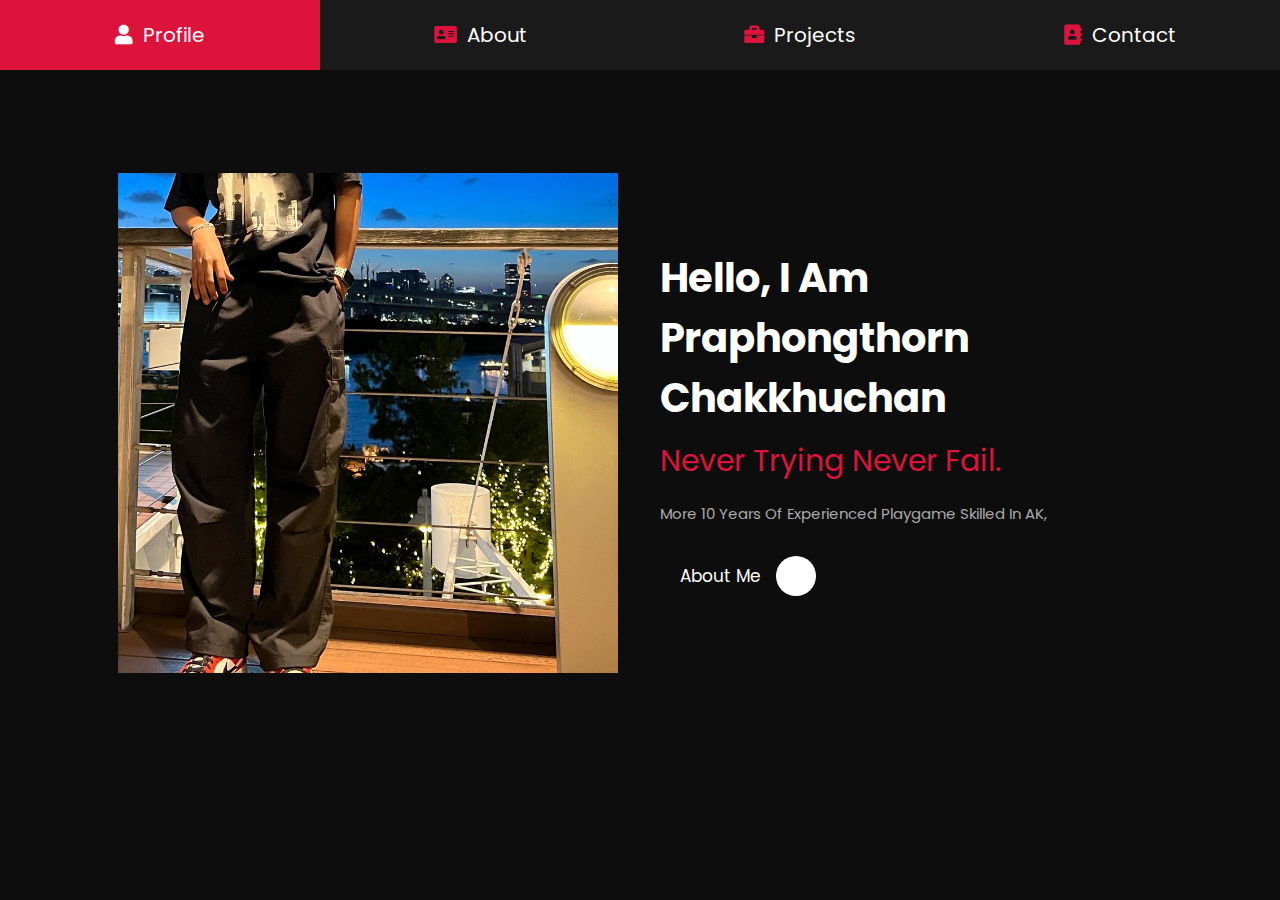
<file: index.html>
<!DOCTYPE html>
<html lang="en">
<head>
    <meta charset="UTF-8">
    <meta http-equiv="X-UA-Compatible" content="IE=edge">
    <meta name="viewport" content="width=device-width, initial-scale=1.0">
    <title>Praphongthorn Chakkhuchan</title>

    <!-- font awesome cdn link  -->
    <link rel="stylesheet" href="https://cdnjs.cloudflare.com/ajax/libs/font-awesome/5.15.4/css/all.min.css">

    <!-- custom css file link  -->
    <link rel="stylesheet" href="css/style.css">

</head>
<body>
    
<!-- navbar section starts  -->

<nav class="navbar">
    <a href="index.html" class="active"> <i class="fas fa-user"></i> <span>profile</span> </a>
    <a href="about.html"> <i class="fas fa-address-card"></i> <span>about</span> </a>
    <a href="projects.html"> <i class="fas fa-briefcase"></i> <span>projects</span> </a>
    <a href="contact.html"> <i class="fas fa-address-book"></i> <span>contact</span> </a>
</nav>

<!-- navbar section ends -->

<!-- home section starts  -->

<section class="home">

    <div class="image">
        <img src="images/401E1A05-FD65-4CD8-A118-8415580A7DEE_1_105_c.jpeg" alt="">
    </div>

    <div class="content">
        <h3>Hello, i am Praphongthorn Chakkhuchan</h3>
        <span>Never trying Never fail.</span>
        <p>More 10 Years of Experienced playgame Skilled in AK,</p>
        <a href="about.html" class="btn"> about me <i class="fas fa-user"></i> </a>
    </div>

</section>

<!-- home section ends -->

</body>
</html>
</file>
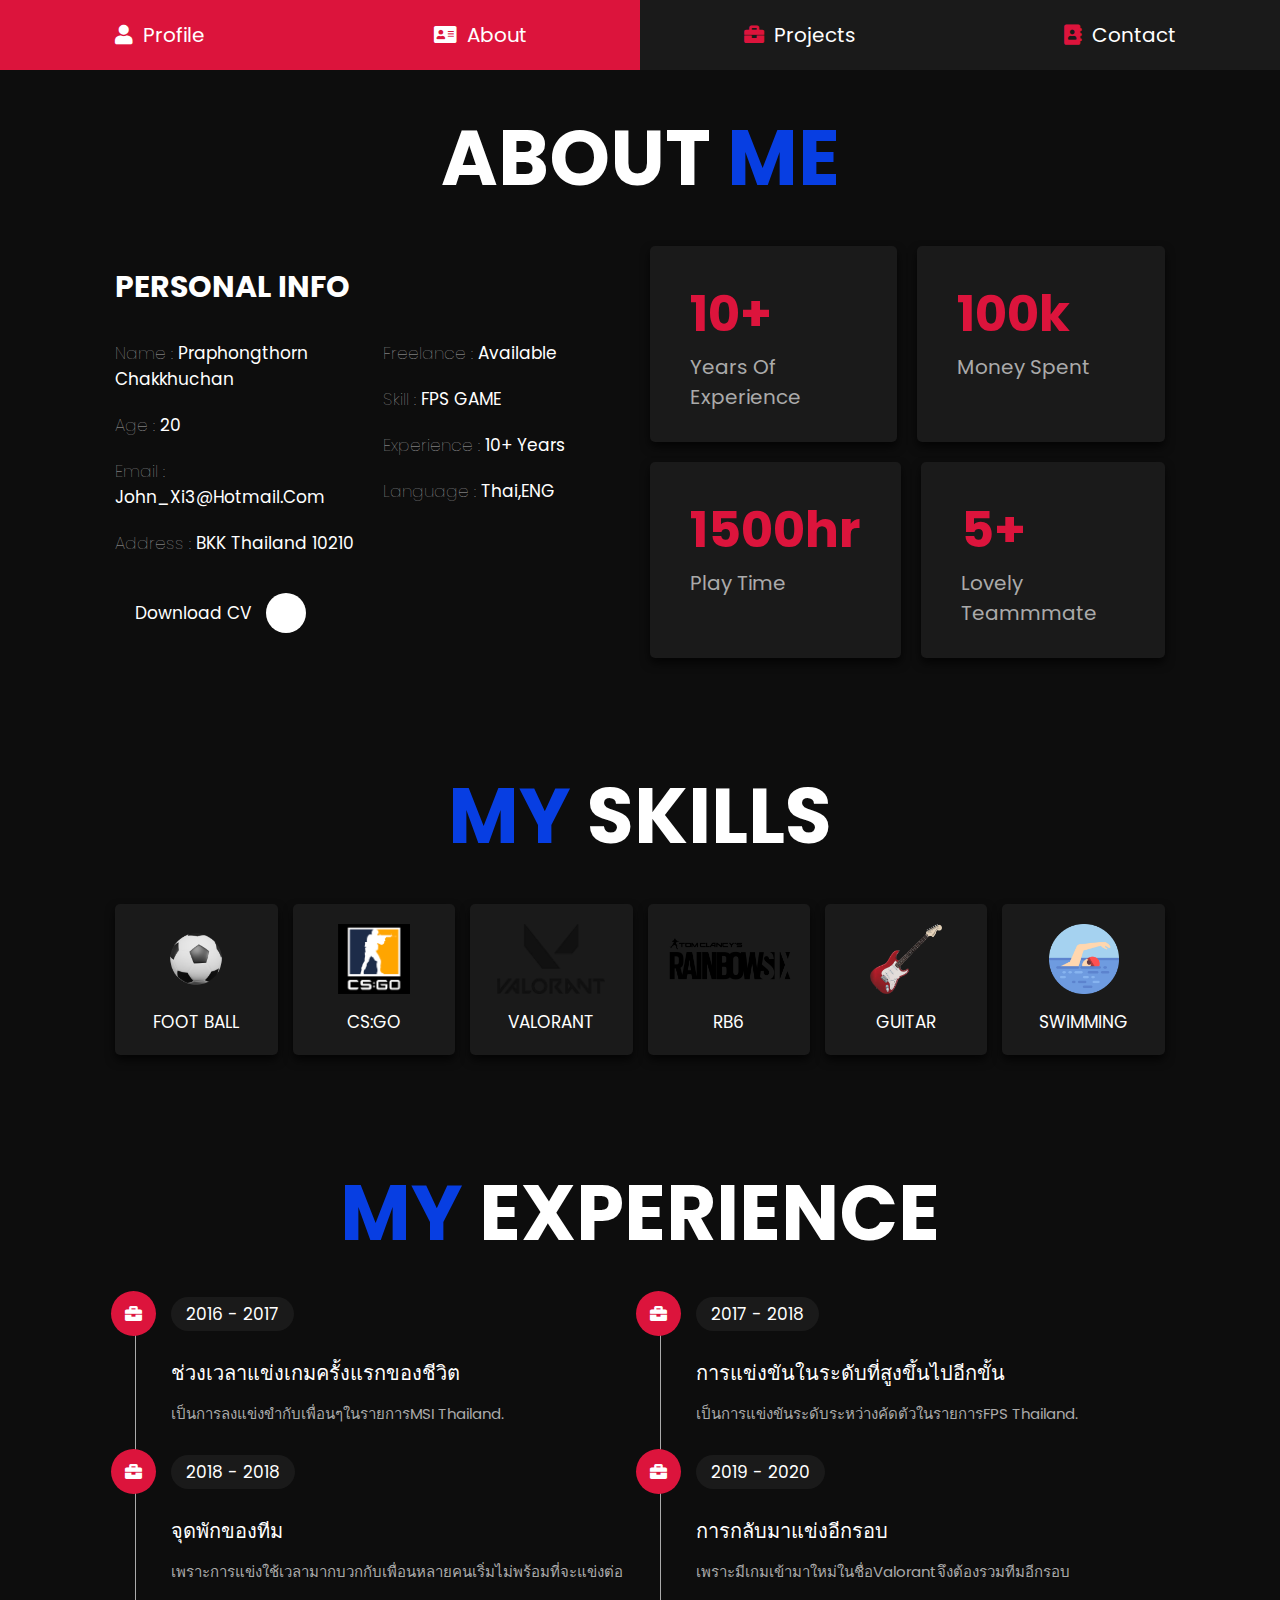
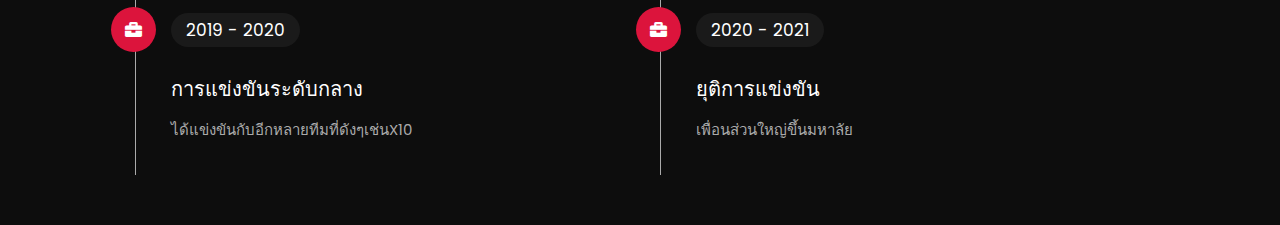
<file: about.html>
<!DOCTYPE html>
<html lang="en">

<head>
    <meta charset="UTF-8">
    <meta http-equiv="X-UA-Compatible" content="IE=edge">
    <meta name="viewport" content="width=device-width, initial-scale=1.0">
    <title>About - Praphongthorn Chakkhuchan</title>

    <!-- font awesome cdn link  -->
    <link rel="stylesheet" href="https://cdnjs.cloudflare.com/ajax/libs/font-awesome/5.15.4/css/all.min.css">

    <!-- custom css file link  -->
    <link rel="stylesheet" href="css/style.css">

</head>

<body>

    <!-- navbar section starts  -->

    <nav class="navbar">
        <a href="index.html"> <i class="fas fa-user"></i> <span>profile</span> </a>
        <a href="about.html" class="active"> <i class="fas fa-address-card"></i> <span>about</span> </a>
        <a href="projects.html"> <i class="fas fa-briefcase"></i> <span>projects</span> </a>
        <a href="contact.html"> <i class="fas fa-address-book"></i> <span>contact</span> </a>
    </nav>

    <!-- navbar section ends -->

    <!-- about section starts  -->

    <section class="about">

        <h1 class="heading"> about <span>me</span> </h1>

        <div class="row">

            <div class="info-container">

                <h1>personal info</h1>

                <div class="box-container">

                    <div class="box">
                        <h3> <span>name : </span> Praphongthorn Chakkhuchan </h3>
                        <h3> <span>age : </span> 20 </h3>
                        <h3> <span>email : </span> John_Xi3@hotmail.com </h3>
                        <h3> <span>address : </span> BKK Thailand 10210 </h3>
                    </div>

                    <div class="box">
                        <h3> <span>freelance : </span> available </h3>
                        <h3> <span>skill : </span> FPS GAME </h3>
                        <h3> <span>experience : </span> 10+ years </h3>
                        <h3> <span>language : </span> Thai,ENG </h3>
                    </div>

                </div>

                <a href="/profilewithcss/files/resume.pdf" class="btn"> download CV <i class="fas fa-download"></i> </a>

            </div>

            <div class="count-container">

                <div class="box">
                    <h3>10+</h3>
                    <p>years of experience</p>
                </div>

                <div class="box">
                    <h3>100k</h3>
                    <p>Money spent</p>
                </div>

                <div class="box">
                    <h3>1500hr</h3>
                    <p>Play time</p>
                </div>

                <div class="box">
                    <h3>5+</h3>
                    <p>lovely teammmate</p>
                </div>

            </div>

        </div>

    </section>

    <!-- about section ends -->

    <!-- skills section starts  -->

    <section class="skills">

        <h1 class="heading"> <span>my</span> skills </h1>

        <div class="box-container">
            <div class="box">
                <img src="images/3d-render-football-isolated-on-transparent-background-png.webp">
                <h3>foot ball</h3>
            </div>
            <div class="box">
                <img src="images/csgo-logo-CAA0A4D48A-seeklogo.com.png">
                <h3>cs:go</h3>
            </div>
            <div class="box">
                <img src="images/5-valorant-logo-PNG-betterstudio.com_.webp">
                <h3>Valorant</h3>
            </div>
            <div class="box">
                <img src="images/Rainbow-Six-Logo.png">
                <h3>RB6</h3>
            </div>
            <div class="box">
                <img src="images/5c9f71b2e196ccf71e72eb88b9f75be8.png">
                <h3>guitar</h3>
            </div>
            <div class="box">
                <img src="images/186192.png">
                <h3>Swimming</h3>
            </div>
        </div>

    </section>

    <!-- skills section ends -->

    <!-- education section starts  -->

    <section class="education">

        <h1 class="heading"> <span>my</span> experience </h1>

        <div class="box-container">

            <div class="box">
                <i class="fas fa-briefcase"></i>
                <span>2016 - 2017</span>
                <h3>ช่วงเวลาแข่งเกมครั้งแรกของชีวิต</h3>
                <p>เป็นการลงแข่งขำกับเพื่อนๆในรายการMSI thailand.</p>
            </div>

            <div class="box">
                <i class="fas fa-briefcase"></i>
                <span>2017 - 2018</span>
                <h3>การแข่งขันในระดับที่สูงขึ้นไปอีกขั้น</h3>
                <p>เป็นการแข่งขันระดับระหว่างคัดตัวในรายการFPS thailand.</p>
            </div>

            <div class="box">
                <i class="fas fa-briefcase"></i>
                <span>2018 - 2018</span>
                <h3>จุดพักของทีม</h3>
                <p>เพราะการแข่งใช้เวลามากบวกกับเพื่อนหลายคนเริ่มไม่พร้อมที่จะแข่งต่อ
                </p>
            </div>

            <div class="box">
                <i class="fas fa-briefcase"></i>
                <span>2019 - 2020</span>
                <h3>การกลับมาแข่งอีกรอบ</h3>
                <p>เพราะมีเกมเข้ามาใหม่ในชื่อValorantจึงต้องรวมทีมอีกรอบ</p>
            </div>

            <div class="box">
                <i class="fas fa-briefcase"></i>
                <span>2019 - 2020</span>
                <h3>การแข่งขันระดับกลาง</h3>
                <p>ได้แข่งขันกับอีกหลายทีมที่ดังๆเช่นX10</p>
            </div>

            <div class="box">
                <i class="fas fa-briefcase"></i>
                <span>2020 - 2021</span>
                <h3>ยุติการแข่งขัน</h3>
                <p>เพื่อนส่วนใหญ่ขึ้นมหาลัย</p>
            </div>

        </div>

    </section>

    <!-- education section ends -->

</body>

</html>
</file>
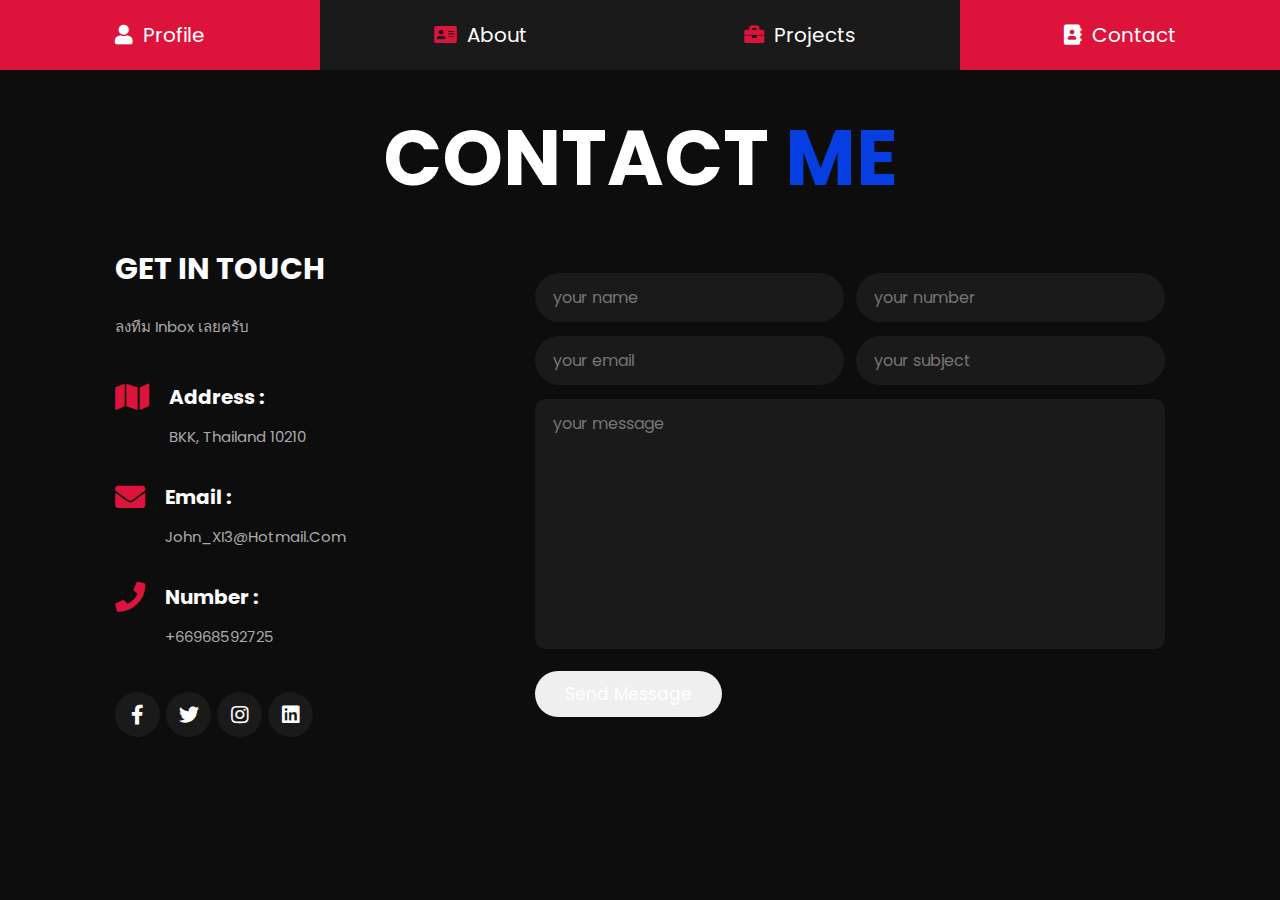
<file: contact.html>
<!DOCTYPE html>
<html lang="en">
<head>
    <meta charset="UTF-8">
    <meta http-equiv="X-UA-Compatible" content="IE=edge">
    <meta name="viewport" content="width=device-width, initial-scale=1.0">
    <title>Contact - Praphongthorn Profile</title>

    <!-- font awesome cdn link  -->
    <link rel="stylesheet" href="https://cdnjs.cloudflare.com/ajax/libs/font-awesome/5.15.4/css/all.min.css">

    <!-- custom css file link  -->
    <link rel="stylesheet" href="css/style.css">

</head>
<body>
    
<!-- navbar section starts  -->

<nav class="navbar">
    <a href="index.html"> <i class="fas fa-user"></i> <span>profile</span> </a>
    <a href="about.html"> <i class="fas fa-address-card"></i> <span>about</span> </a>
    <a href="projects.html"> <i class="fas fa-briefcase"></i> <span>projects</span> </a>
    <a href="contact.html" class="active"> <i class="fas fa-address-book"></i> <span>contact</span> </a>
</nav>

<!-- navbar section ends -->

<!-- contact section starts  -->

<section class="contact">

<h1 class="heading"> contact <span>me</span> </h1>

<div class="row">

    <div class="info-container">

        <h1>get in touch</h1>

        <p>ลงทีม inbox เลยครับ</p>

        <div class="box-container">

            <div class="box">
                <i class="fas fa-map"></i>
                <div class="info">
                    <h3>address :</h3>
                    <p>BKK, Thailand 10210</p>
                </div>
            </div>

            <div class="box">
                <i class="fas fa-envelope"></i>
                <div class="info">
                    <h3>email :</h3>
                    <p>John_XI3@hotmail.com</p>
                </div>
            </div>

            <div class="box">
                <i class="fas fa-phone"></i>
                <div class="info">
                    <h3>number :</h3>
                    <p>+66968592725</p>
                </div>
            </div>

        </div>

        <div class="share">
            <a href="#" class="fab fa-facebook-f"></a>
            <a href="#" class="fab fa-twitter"></a>
            <a href="#" class="fab fa-instagram"></a>
            <a href="#" class="fab fa-linkedin"></a>
        </div>

    </div>

    <form action="">

        <div class="inputBox">
            <input type="text" placeholder="your name">
            <input type="number" placeholder="your number">
        </div>

        <div class="inputBox">
            <input type="email" placeholder="your email">
            <input type="text" placeholder="your subject">
        </div>

        <textarea name="" placeholder="your message" id="" cols="30" rows="10"></textarea>

        <input type="submit" value="send message" class="btn">

    </form>

</div>

</section>

<!-- contact section ends -->

</body>
</html>
</file>
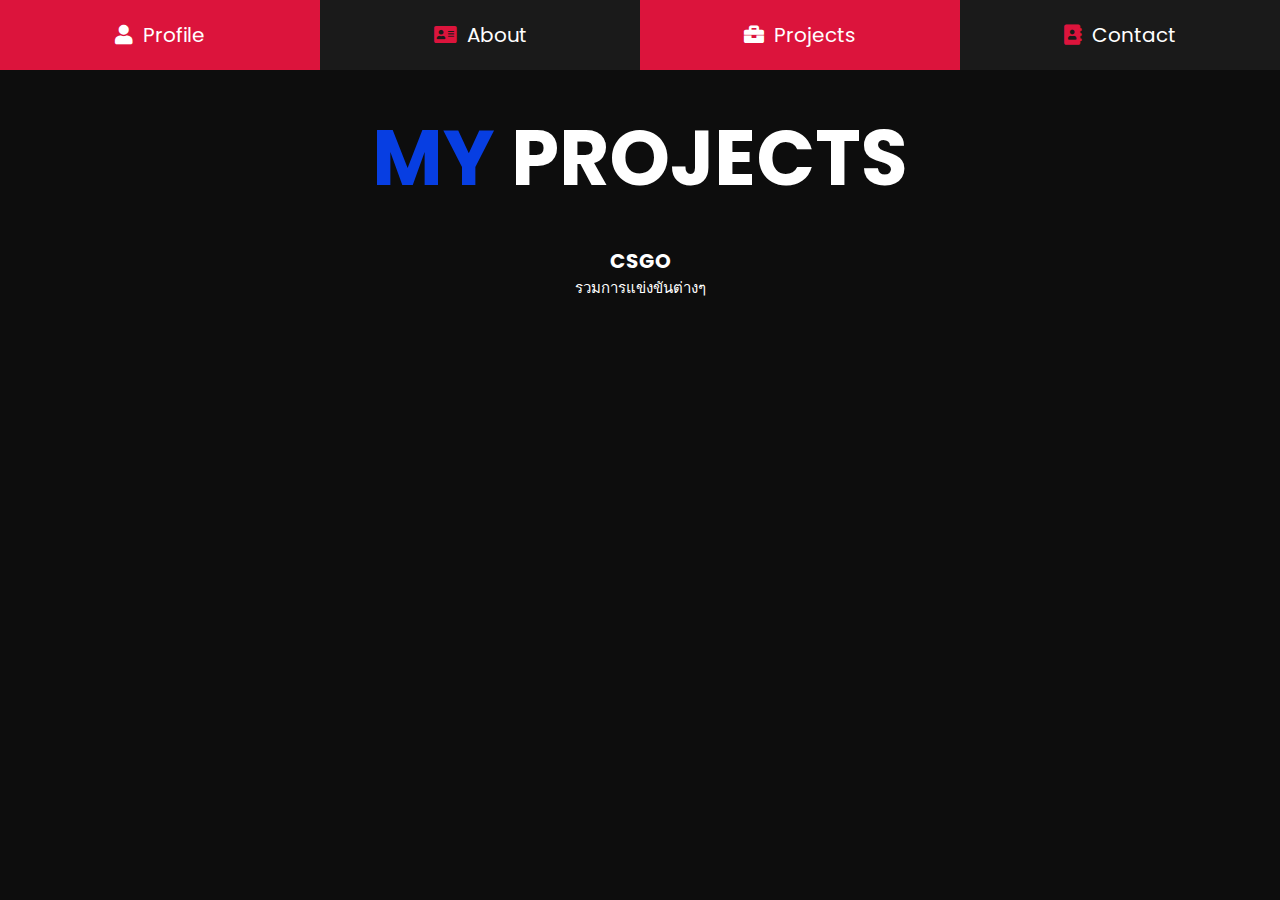
<file: projects.html>
<!DOCTYPE html>
<html lang="en">

<head>
    <meta charset="UTF-8">
    <meta http-equiv="X-UA-Compatible" content="IE=edge">
    <meta name="viewport" content="width=device-width, initial-scale=1.0">
    <title>Projects - John Profile</title>

    <!-- font awesome cdn link  -->
    <link rel="stylesheet" href="https://cdnjs.cloudflare.com/ajax/libs/font-awesome/5.15.4/css/all.min.css">

    <!-- custom css file link  -->
    <link rel="stylesheet" href="css/style.css">

</head>

<body>

    <!-- navbar section starts  -->

    <nav class="navbar">
        <a href="index.html"> <i class="fas fa-user"></i> <span>profile</span> </a>
        <a href="about.html"> <i class="fas fa-address-card"></i> <span>about</span> </a>
        <a href="projects.html" class="active"> <i class="fas fa-briefcase"></i> <span>projects</span> </a>
        <a href="contact.html"> <i class="fas fa-address-book"></i> <span>contact</span> </a>
    </nav>

    <!-- navbar section ends -->

    <!-- projects section starts  -->

    <section class="projects">
        <h1 class="heading"> <span>my</span> projects </h1>
        <h3>CSGO</h3>
        <p>รวมการแข่งขันต่างๆ</p>
        <div class="box-container">
            <iframe width="720" height="405" src="https://www.youtube.com/embed/Lr13A_mMRV0?si=oeiTTi-n43Frnwy1"
                title="YouTube video player" frameborder="0" allow="accelerometer; autoplay; clipboard-write; encrypted-media; 
            gyroscope; picture-in-picture" allowfullscreen></iframe>
        </div>
    </section>

    <!-- projects section ends -->

</body>

</html>
</file>
<file: css/style.css>
@import url("https://fonts.googleapis.com/css2?family=Poppins:wght@100;300;400;500;600;700&display=swap");

* {
  font-family: 'Poppins', sans-serif;
  margin: 0;
  padding: 0;
  -webkit-box-sizing: border-box;
  box-sizing: border-box;
  text-decoration: none;
  outline: none;
  border: none;
  text-transform: capitalize;
}

html {
  font-size: 62.5%;
  overflow-x: hidden;
}

body {
  background: #0d0d0d;
  padding-top: 5rem;
}

section {
  padding: 5rem 9%;
}

.heading {
  text-align: center;
  font-size: 6vw;
  color: #fff;
  margin-bottom: 3rem;
  text-transform: uppercase;
}

.heading span {
  text-transform: uppercase;
  color: rgb(7, 62, 226);
}

.btn {
  display: inline-block;
  margin-top: 1rem;
  border-radius: 5rem;
  background: gb(7, 62, 226);
  padding: .7rem;
  font-size: 1.7rem;
  color: #fff;
  padding-left: 2rem;
}

.btn i {
  height: 4rem;
  width: 4rem;
  line-height: 4rem;
  font-size: 1.7rem;
  text-align: center;
  background: #fff;
  color: cgb(7, 62, 226)rimson;
  border-radius: 50%;
  margin-left: 1rem;
  -webkit-transition: .2s linear;
  transition: .2s linear;
}

.btn:hover i {
  margin-left: 2rem;
}

.navbar {
  position: fixed;
  top: 0;
  left: 0;
  right: 0;
  display: -webkit-box;
  display: -ms-flexbox;
  display: flex;
  z-index: 1000;
  -webkit-box-align: end;
  -ms-flex-align: end;
  align-items: flex-end;
}

.navbar a {
  padding: 2rem;
  font-size: 2rem;
  background: #1a1a1a;
  -webkit-box-flex: 1;
  -ms-flex: 1;
  flex: 1;
  color: #fff;
  text-align: center;
  -webkit-transition: .2s linear;
  transition: .2s linear;
}

.navbar a i {
  color: crimson;
  padding-right: .5rem;
}

.navbar a:hover {
  background: crimson;
}

.navbar .active {
  background: crimson;
}

.navbar .active i {
  color: #fff;
}

.navbar a:hover i {
  color: #fff;
}

.home {
  display: -webkit-box;
  display: -ms-flexbox;
  display: flex;
  -webkit-box-align: center;
  -ms-flex-align: center;
  align-items: center;
  -ms-flex-wrap: wrap;
  flex-wrap: wrap;
  gap: 4rem;
  min-height: calc(100vh - 15rem);
}

.home .image {
  -webkit-box-flex: 1;
  -ms-flex: 1 1 42rem;
  flex: 1 1 42rem;
  text-align: center;
}

.home .image img {
  height: 50rem;
  width: 50rem;
  /* border-radius: 30% 70% 70% 30% / 30% 30% 70% 70%; */
}

.home .content {
  -webkit-box-flex: 1;
  -ms-flex: 1 1 42rem;
  flex: 1 1 42rem;
}

.home .content h3 {
  color: #fff;
  font-size: 4rem;
  padding-bottom: .5rem;
}

.home .content span {
  font-size: 3rem;
  color: crimson;
  padding: .5rem 0;
  display: block;
}

.home .content p {
  font-size: 1.5rem;
  color: #aaa;
  padding: 1rem 0;
  line-height: 2;
}

.about .row {
  display: -webkit-box;
  display: -ms-flexbox;
  display: flex;
  -webkit-box-align: center;
  -ms-flex-align: center;
  align-items: center;
  -ms-flex-wrap: wrap;
  flex-wrap: wrap;
  gap: 2rem;
}

.about .row .info-container {
  -webkit-box-flex: 1;
  -ms-flex: 1 1 42rem;
  flex: 1 1 42rem;
}

.about .row .info-container h1 {
  font-size: 3rem;
  color: #fff;
  text-transform: uppercase;
  padding-bottom: 1rem;
}

.about .row .info-container .box-container {
  padding: 1rem 0;
  display: -webkit-box;
  display: -ms-flexbox;
  display: flex;
  -ms-flex-wrap: wrap;
  flex-wrap: wrap;
  gap: 2rem;
}

.about .row .info-container .box-container .box {
  -webkit-box-flex: 1;
  -ms-flex: 1 1 20rem;
  flex: 1 1 20rem;
}

.about .row .info-container .box-container .box h3 {
  font-size: 1.7rem;
  color: #fff;
  padding: 1rem 0;
  font-weight: normal;
}

.about .row .info-container .box-container .box h3 span {
  color: #aaa;
  font-weight: lighter;
}

.about .row .count-container {
  -webkit-box-flex: 1;
  -ms-flex: 1 1 42rem;
  flex: 1 1 42rem;
  display: -webkit-box;
  display: -ms-flexbox;
  display: flex;
  -ms-flex-wrap: wrap;
  flex-wrap: wrap;
  gap: 2rem;
}

.about .row .count-container .box {
  -webkit-box-flex: 1;
  -ms-flex: 1 1 20rem;
  flex: 1 1 20rem;
  padding: 3rem 4rem;
  border-radius: .5rem;
  background: #1a1a1a;
  -webkit-box-shadow: 0 0.5rem 1rem rgba(0, 0, 0, 0.7);
  box-shadow: 0 0.5rem 1rem rgba(0, 0, 0, 0.7);
}

.about .row .count-container .box h3 {
  font-size: 5rem;
  color: crimson;
}

.about .row .count-container .box p {
  font-size: 2rem;
  color: #aaa;
}

.skills .box-container {
  display: -ms-grid;
  display: grid;
  -ms-grid-columns: (minmax(16rem, 1fr))[auto-fit];
  grid-template-columns: repeat(auto-fit, minmax(16rem, 1fr));
  gap: 1.5rem;
}

.skills .box-container .box {
  padding: 2rem;
  text-align: center;
  -webkit-box-shadow: 0 0.5rem 1rem rgba(0, 0, 0, 0.7);
  box-shadow: 0 0.5rem 1rem rgba(0, 0, 0, 0.7);
  border-radius: .5rem;
  background: #1a1a1a;
}

.skills .box-container .box:hover {
  background: #fff;
}

.skills .box-container .box:hover h3 {
  color: #0d0d0d;
}

.skills .box-container .box img {
  height: 7rem;
  margin-bottom: 1rem;
}

.skills .box-container .box h3 {
  color: #fff;
  font-size: 1.7rem;
  font-weight: normal;
  text-transform: uppercase;
}

.education .box-container {
  display: -webkit-box;
  display: -ms-flexbox;
  display: flex;
  -ms-flex-wrap: wrap;
  flex-wrap: wrap;
}

.education .box-container .box {
  -webkit-box-flex: 1;
  -ms-flex: 1 1 40rem;
  flex: 1 1 40rem;
  margin-left: 2rem;
  padding-top: 0;
  padding-bottom: 0;
  padding-left: 3.5rem;
  padding-bottom: 3rem;
  border-left: 0.1rem solid #aaa;
  position: relative;
}

.education .box-container .box i {
  height: 4.5rem;
  width: 4.5rem;
  line-height: 4.5rem;
  font-size: 1.7rem;
  border-radius: 50%;
  background: crimson;
  color: #fff;
  text-align: center;
  position: absolute;
  top: -1rem;
  left: -2.5rem;
}

.education .box-container .box span {
  font-size: 1.7rem;
  color: #fff;
  border-radius: 5rem;
  padding: .5rem 1.5rem;
  background: #1a1a1a;
}

.education .box-container .box h3 {
  font-size: 2rem;
  padding: 1rem 0;
  color: #fff;
  padding-top: 3rem;
  font-weight: normal;
}

.education .box-container .box p {
  font-size: 1.5rem;
  color: #aaa;
  line-height: 2;
}

.projects {
  text-align: center;
}

.projects .box-container {
  display: -ms-grid;
  display: grid;
  -ms-grid-columns: (minmax(31rem, 1fr))[auto-fit];
  grid-template-columns: repeat(auto-fit, minmax(31rem, 1fr));
  gap: 1.5rem;
  margin-bottom: 2rem;
  justify-items: center;
}

.projects .box-container .box {
  height: 30rem;
  overflow: hidden;
  position: relative;
}

.projects h3 {
  color: #fff;
  font-size: 2rem;
}

.projects p {
  color: #fff;
  font-size: 1.5rem;
  margin-bottom: 5rem;
}

.projects .box-container .box:hover .content {
  -webkit-transform: translateY(0%);
  transform: translateY(0%);
}

.projects .box-container .box img {
  height: 100%;
  width: 100%;
  -o-object-fit: cover;
  object-fit: cover;
}

.projects .box-container .box .content {
  position: absolute;
  top: 0;
  left: 0;
  height: 100%;
  width: 100%;
  background: #1a1a1a;
  display: -webkit-box;
  display: -ms-flexbox;
  display: flex;
  -webkit-box-orient: vertical;
  -webkit-box-direction: normal;
  -ms-flex-flow: column;
  flex-flow: column;
  -webkit-box-align: center;
  -ms-flex-align: center;
  align-items: center;
  -webkit-box-pack: center;
  -ms-flex-pack: center;
  justify-content: center;
  padding: 2rem;
  -webkit-transform: translateY(-100%);
  transform: translateY(-100%);
  -webkit-transition: .2s linear;
  transition: .2s linear;
}

.projects .box-container .box .content h3 {
  font-size: 2.5rem;
  color: #fff;
  text-transform: uppercase;
  font-weight: normal;
}

.projects .box-container .box .content p {
  padding: 1rem 0;
  font-size: 1.5rem;
  line-height: 2;
  color: #aaa;
}

.projects .box-container .box .content a {
  font-size: 2rem;
  color: crimson;
}

.projects .box-container .box .content a:hover {
  color: #fff;
}

.contact .row {
  display: -webkit-box;
  display: -ms-flexbox;
  display: flex;
  -webkit-box-align: center;
  -ms-flex-align: center;
  align-items: center;
  -ms-flex-wrap: wrap;
  flex-wrap: wrap;
  gap: 2rem;
}

.contact .row .info-container {
  width: 40rem;
}

.contact .row .info-container h1 {
  font-size: 3rem;
  text-transform: uppercase;
  color: #fff;
  padding-bottom: 1rem;
}

.contact .row .info-container p {
  font-size: 1.5rem;
  line-height: 2;
  color: #aaa;
  padding: 1rem 0;
}

.contact .row .info-container .box-container {
  padding: 2rem 0;
}

.contact .row .info-container .box-container .box {
  display: -webkit-box;
  display: -ms-flexbox;
  display: flex;
  gap: 2rem;
  padding: 1rem 0;
}

.contact .row .info-container .box-container .box i {
  font-size: 3rem;
  color: crimson;
}

.contact .row .info-container .box-container .box h3 {
  font-size: 2rem;
  color: #fff;
}

.contact .row .info-container .share a {
  font-size: 2rem;
  height: 4.5rem;
  width: 4.5rem;
  line-height: 4.5rem;
  border-radius: 50%;
  background: #1a1a1a;
  color: #fff;
  text-align: center;
  margin-right: .3rem;
}

.contact .row .info-container .share a:hover {
  background: crimson;
}

.contact .row form {
  -webkit-box-flex: 1;
  -ms-flex: 1 1 42rem;
  flex: 1 1 42rem;
}

.contact .row form .inputBox {
  display: -webkit-box;
  display: -ms-flexbox;
  display: flex;
  -ms-flex-wrap: wrap;
  flex-wrap: wrap;
  -webkit-box-pack: justify;
  -ms-flex-pack: justify;
  justify-content: space-between;
}

.contact .row form .inputBox input {
  width: 49%;
}

.contact .row form .inputBox input,
.contact .row form textarea {
  border-radius: 5rem;
  padding: 1.2rem 1.8rem;
  font-size: 1.6rem;
  color: #fff;
  text-transform: none;
  margin: .7rem 0;
  background: #1a1a1a;
}

.contact .row form textarea {
  width: 100%;
  border-radius: 1rem;
  resize: none;
  height: 25rem;
}

.contact .row form .btn {
  padding: 1rem 3rem;
  cursor: pointer;
}

.contact .row form .btn:hover {
  background: #fff;
  color: #0d0d0d;
}

@media (max-width: 1200px) {
  html {
    font-size: 55%;
  }

  section {
    padding: 3rem 2rem;
  }
}

@media (max-width: 768px) {
  .heading {
    font-size: 12vw;
  }

  .navbar a i {
    padding: 0;
  }

  .navbar a span {
    display: none;
  }

  .navbar a:hover {
    padding-bottom: 2rem;
  }

  .home {
    text-align: center;
    gap: 2rem;
  }

  .home .image img {
    height: 30rem;
    width: 30rem;
  }

  .home .content h3 {
    font-size: 3rem;
  }

  .home .content span {
    font-size: 2.5rem;
  }

  .contact .row form .inputBox input {
    width: 100%;
    margin-bottom: 1rem;
  }
}

@media (max-width: 450px) {
  html {
    font-size: 50%;
  }
}

/*# sourceMappingURL=style.css.map */
</file>
